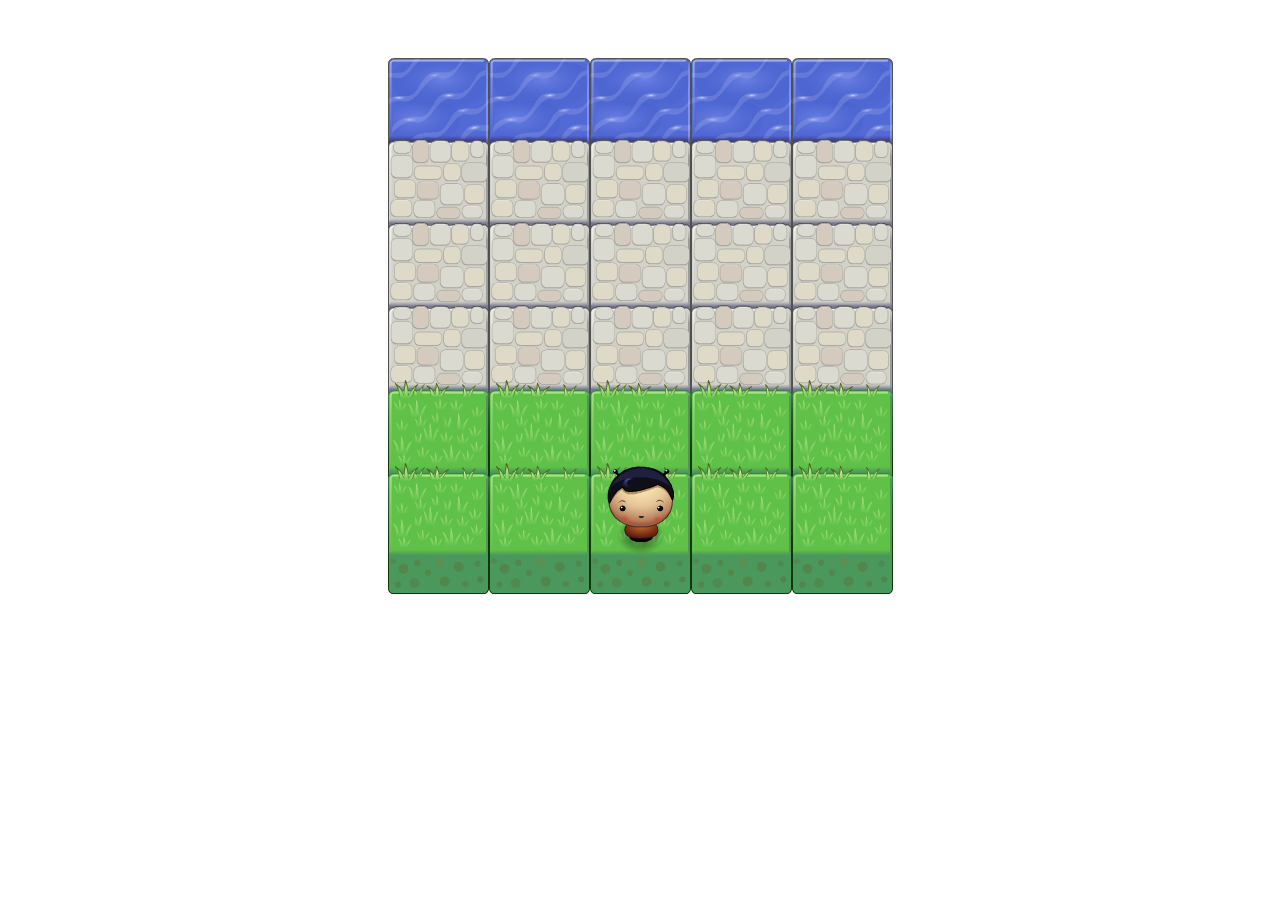
<file: arcade-game/index.html>
<!DOCTYPE html>
<html>
<head>
    <meta charset="UTF-8">
    <title>Effective JavaScript: Frogger</title>
    <link rel="stylesheet" href="css/style.css">
</head>
<body>
    <script src="js/resources.js"></script>
    <script src="js/app.js"></script>
    <script src="js/engine.js"></script>
</body>
</html>
</file>
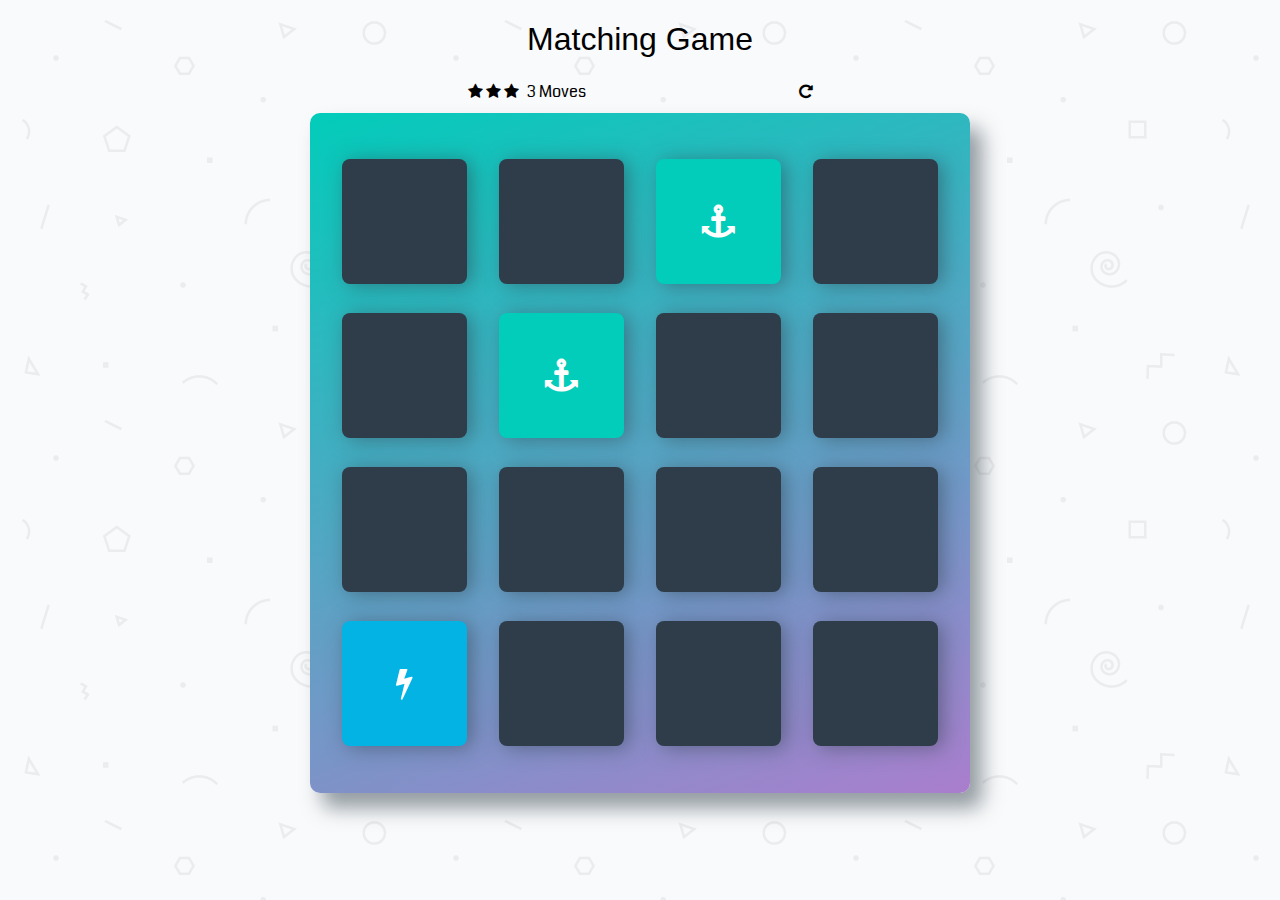
<file: memory-game/index.html>
<!doctype html>
<html lang="en">
<head>
    <meta charset="utf-8">
    <title>Matching Game</title>
    <meta name="description" content="">
    <link rel="stylesheet prefetch" href="https://maxcdn.bootstrapcdn.com/font-awesome/4.6.1/css/font-awesome.min.css">
    <link rel="stylesheet prefetch" href="https://fonts.googleapis.com/css?family=Coda">
    <link rel="stylesheet" href="css/app.css">
</head>
<body>

    <div class="container">
        <header>
            <h1>Matching Game</h1>
        </header>

        <section class="score-panel">
        	<ul class="stars">
        		<li><i class="fa fa-star"></i></li>
        		<li><i class="fa fa-star"></i></li>
        		<li><i class="fa fa-star"></i></li>
        	</ul>

        	<span class="moves">3</span> Moves

            <div class="restart">
        		<i class="fa fa-repeat"></i>
        	</div>
        </section>

        <ul class="deck">
            <li class="card">
                <i class="fa fa-diamond"></i>
            </li>
            <li class="card">
                <i class="fa fa-paper-plane-o"></i>
            </li>
            <li class="card match">
                <i class="fa fa-anchor"></i>
            </li>
            <li class="card">
                <i class="fa fa-bolt"></i>
            </li>
            <li class="card">
                <i class="fa fa-cube"></i>
            </li>
            <li class="card match">
                <i class="fa fa-anchor"></i>
            </li>
            <li class="card">
                <i class="fa fa-leaf"></i>
            </li>
            <li class="card">
                <i class="fa fa-bicycle"></i>
            </li>
            <li class="card">
                <i class="fa fa-diamond"></i>
            </li>
            <li class="card">
                <i class="fa fa-bomb"></i>
            </li>
            <li class="card">
                <i class="fa fa-leaf"></i>
            </li>
            <li class="card">
                <i class="fa fa-bomb"></i>
            </li>
            <li class="card open show">
                <i class="fa fa-bolt"></i>
            </li>
            <li class="card">
                <i class="fa fa-bicycle"></i>
            </li>
            <li class="card">
                <i class="fa fa-paper-plane-o"></i>
            </li>
            <li class="card">
                <i class="fa fa-cube"></i>
            </li>
        </ul>
    </div>

    <script src="js/app.js"></script>
</body>
</html>
</file>
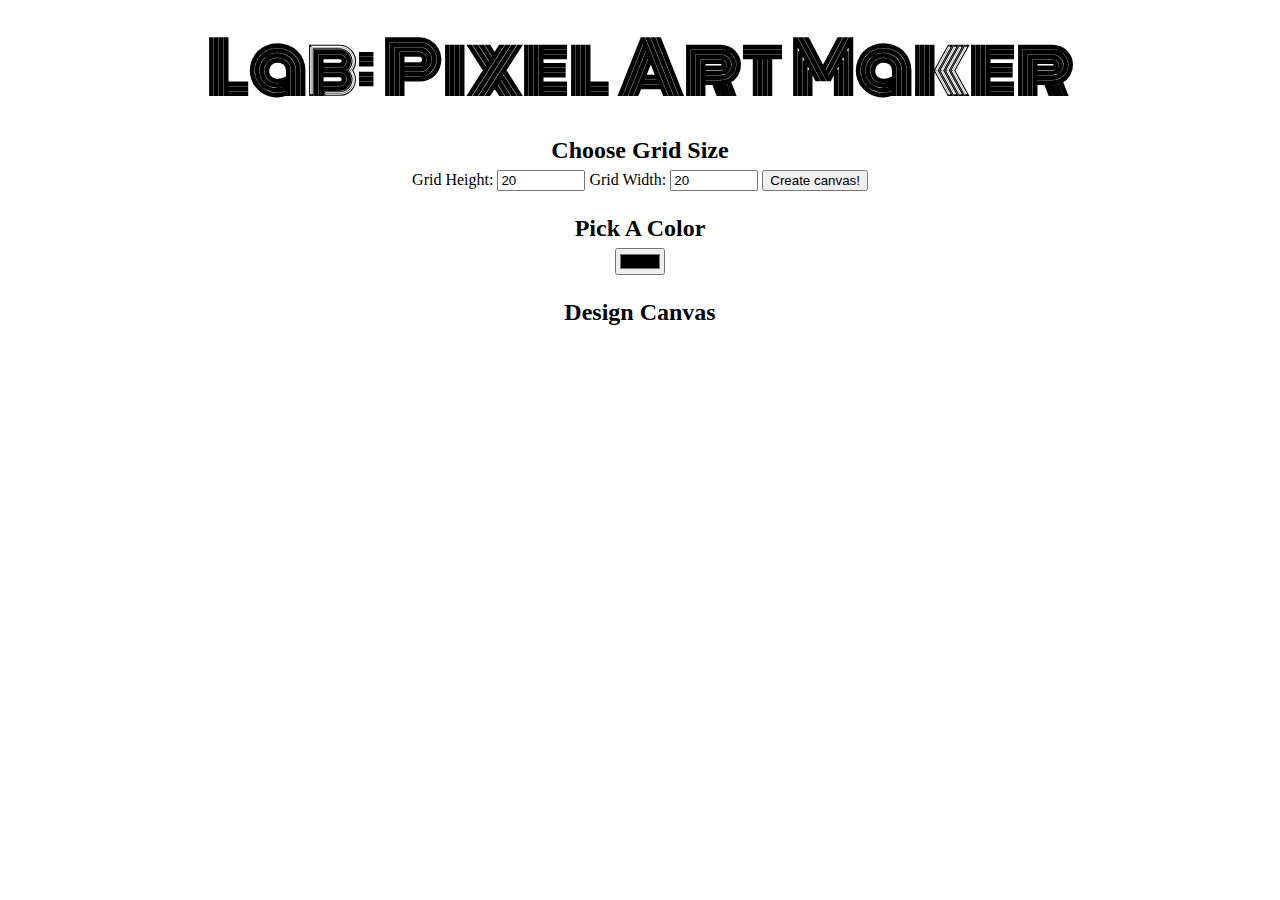
<file: pixel-art-maker/index.html>
<!DOCTYPE html>
<html>
<head>
    <title>Pixel Art Maker!</title>
    <link rel="stylesheet" href="https://fonts.googleapis.com/css?family=Monoton">
    <link rel="stylesheet" href="styles.css">
    <script
  src="https://code.jquery.com/jquery-3.2.1.min.js"
  integrity="sha256-hwg4gsxgFZhOsEEamdOYGBf13FyQuiTwlAQgxVSNgt4="
  crossorigin="anonymous"></script>
    <script src="designs.js"></script>
</head>
<body>
    <h1>Lab: Pixel Art Maker</h1>

    <h2>Choose Grid Size</h2>
    <div id="sizePicker">
        <label for="input_height">Grid Height:</label>
        <input type="number" id="input_height" name="height" min="1" value="20">
        <label for="input_width">Grid Width:</label>
        <input type="number" id="input_width" name="width" min="1" value="20">
        <button id="submit_button">Create canvas!</button>
    </div>

    <h2>Pick A Color</h2>
    <input type="color" id="colorPicker">

    <h2>Design Canvas</h2>
    <table id="pixel_canvas"></table>
</body>
</html>
</file>
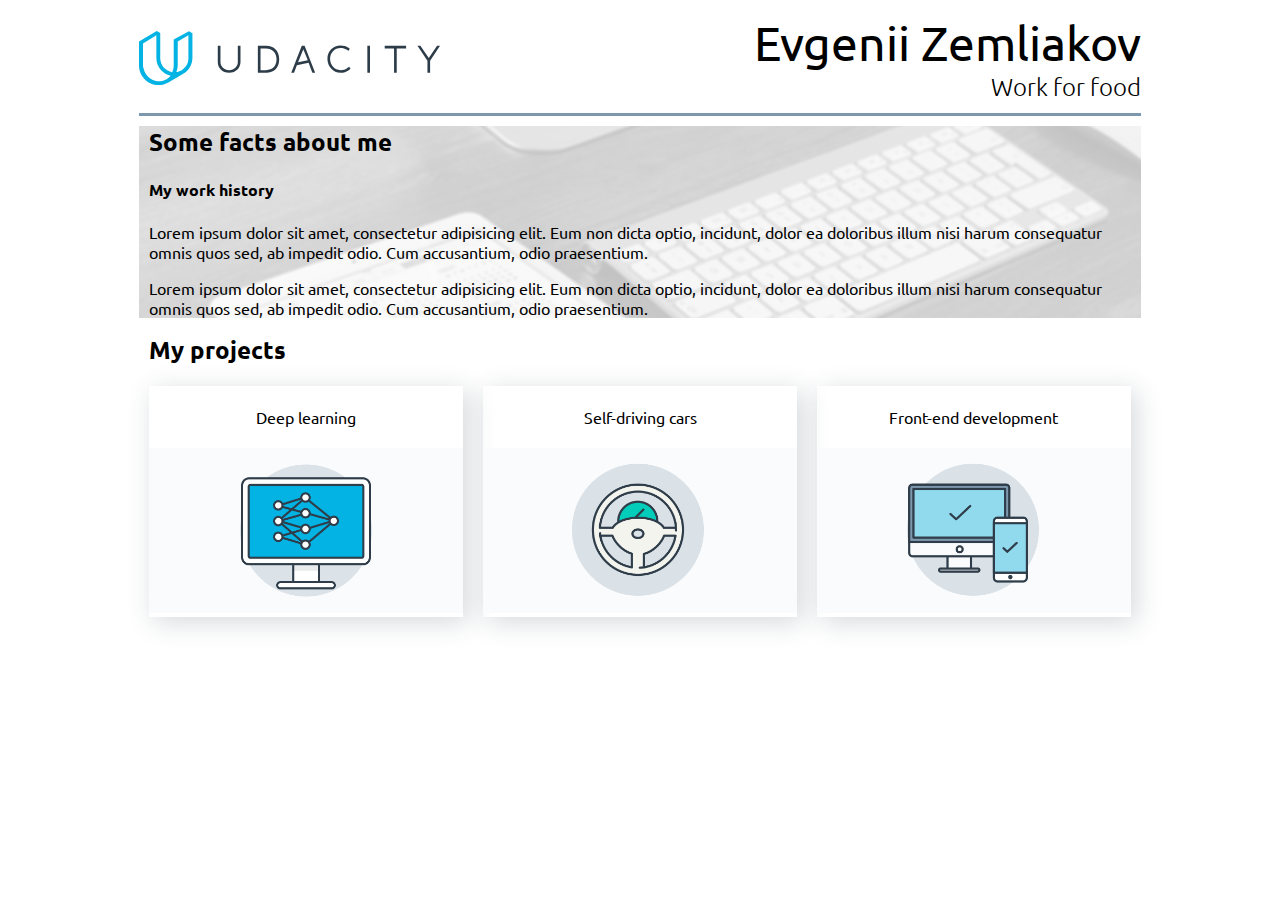
<file: portfolio website/index.html>
<!DOCTYPE html>
<html lang="zxx">
	<head>
		<meta charset="UTF-8">
		<meta name="viewport" content="width=device-width, initial-scale=1">
		<title>Document</title>
		<link rel="stylesheet" href="static/css/styles.css">
		<link href="https://fonts.googleapis.com/css?family=Ubuntu:300,400" rel="stylesheet">
	<body>
		<div class="main">
			<header>
				<div class="header-content">
					<img src="static/img/udacity-wide.svg" alt="Udacity logo" id="udacity-logo">
					<div class="personal-info">
						<div class="name">Evgenii Zemliakov</div>
						<div class="status">Work for food</div>
					</div>
				</div>
			</header>
			<div class="split-line"></div>
			<div class="content">
				<section class="about">
					<h2 class="about-text">Some facts about me</h2>
					<article class="about-text">
						<h4>My work history</h4>
						<p>Lorem ipsum dolor sit amet, consectetur adipisicing elit. Eum non dicta optio, incidunt, dolor ea doloribus illum nisi harum consequatur omnis quos sed, ab impedit odio. Cum accusantium, odio praesentium.</p>
						<p>Lorem ipsum dolor sit amet, consectetur adipisicing elit. Eum non dicta optio, incidunt, dolor ea doloribus illum nisi harum consequatur omnis quos sed, ab impedit odio. Cum accusantium, odio praesentium.</p>
					</article>
					<div class="background-image"></div>
				</section>
				<div  class="portfolio">
					<h2 class="projects-block-header">My projects</h2>
					<div class="projects-container">
						<section class="project">
							<h4 class="project-header">Deep learning</h4>
							<a href="https://github.com/vanjacksing/dl_nanodegree"><img src="static/img/nd101.png" alt="Deep learning" class="project-image"></a>
						</section>
						<section class="project">
							<h4 class="project-header">Self-driving cars</h4>
							<a href="https://github.com/vanjacksing/SelfDriving"><img src="static/img/Self-Driving.png" alt="Self-Driving cars" class="project-image"></a>
						</section>
						<section class="project">
							<h4 class="project-header">Front-end development</h4>
							<a href="#"><img src="static/img/FE.png" alt="Front-end development" class="project-image"></a>
						</section>
					</div>
				</div>
			</div>
		</div>
	</body>
</html>
</file>
<file: arcade-game/css/style.css>
body {
    text-align: center;
}
</file>
<file: memory-game/css/app.css>
html {
    box-sizing: border-box;
}

*,
*::before,
*::after {
    box-sizing: inherit;
}

html,
body {
    width: 100%;
    height: 100%;
    margin: 0;
    padding: 0;
}

body {
    background: #ffffff url('../img/geometry2.png'); /* Background pattern from Subtle Patterns */
    font-family: 'Coda', cursive;
}

.container {
    display: flex;
    justify-content: center;
    align-items: center;
    flex-direction: column;
}

h1 {
    font-family: 'Open Sans', sans-serif;
    font-weight: 300;
}

/*
 * Styles for the deck of cards
 */

.deck {
    width: 660px;
    min-height: 680px;
    background: linear-gradient(160deg, #02ccba 0%, #aa7ecd 100%);
    padding: 32px;
    border-radius: 10px;
    box-shadow: 12px 15px 20px 0 rgba(46, 61, 73, 0.5);
    display: flex;
    flex-wrap: wrap;
    justify-content: space-between;
    align-items: center;
    margin: 0 0 3em;
}

.deck .card {
    height: 125px;
    width: 125px;
    background: #2e3d49;
    font-size: 0;
    color: #ffffff;
    border-radius: 8px;
    cursor: pointer;
    display: flex;
    justify-content: center;
    align-items: center;
    box-shadow: 5px 2px 20px 0 rgba(46, 61, 73, 0.5);
}

.deck .card.open {
    transform: rotateY(0);
    background: #02b3e4;
    cursor: default;
}

.deck .card.show {
    font-size: 33px;
}

.deck .card.match {
    cursor: default;
    background: #02ccba;
    font-size: 33px;
}

/*
 * Styles for the Score Panel
 */

.score-panel {
    text-align: left;
    width: 345px;
    margin-bottom: 10px;
}

.score-panel .stars {
    margin: 0;
    padding: 0;
    display: inline-block;
    margin: 0 5px 0 0;
}

.score-panel .stars li {
    list-style: none;
    display: inline-block;
}

.score-panel .restart {
    float: right;
    cursor: pointer;
}
</file>
<file: pixel-art-maker/styles.css>
body {
    text-align: center;
}

h1 {
    font-family: Monoton;
    font-size: 70px;
    margin: 0.2em;
}

h2 {
    margin: 1em 0 0.25em;
}

h2:first-of-type {
    margin-top: 0.5em;
}

table,
tr,
td {
    border: 1px solid black;
}

table {
    border-collapse: collapse;
    margin: 0 auto;
}

tr {
    height: 20px;
}

td {
    width: 20px;
}

input[type=number] {
    width: 6em;
}
</file>
<file: portfolio website/static/css/styles.css>
.main {
	width: 80%;
	margin: auto;
}

.header-content {
	display: flex;
	justify-content: space-between;
	height: 100px;
	margin: 5px;
}

.personal-info {
	text-align: right;
	font-family: "Ubuntu", sans-serif;
	margin-top: auto;
	margin-bottom: auto;
	font-weight: 300;
}

.project {
	width: 33%;
}

.projects-container {
	display: flex;
}

.name {
	font-size: 3em;
	font-weight: 400;
}

.status {
	font-size: 1.5em;
}

#udacity-logo {
	margin-top: auto;
	margin-bottom: auto;
	max-width: 30%;
	max-height: 90%;
}

.split-line {
	background-color: #7d97ad;
	height: 3px;
	margin: 5px;
}

.content {
	margin: 5px;
	padding: 0;
}

.about {
	position: relative;
}

.background-image {
	background-image: url("../img/background.jpg");
	background-size: cover;
	background-repeat: no-repeat;
	background-position: center;
	height: 100%;
	width: 100%;
	top: 0;
	bottom: 0;
	position: absolute;
	z-index: -1;
	opacity: 0.3;
}

.about-text {
	margin: 10px;
	position: relative;
	font-family: "Ubuntu", sans-serif;
	z-index: 5;
}

.project {
	box-shadow: 5px 5px 25px 0 rgba(46, 61, 73, 0.2);
	margin: 10px;
}

.project-image {
	max-height: 100%;
	max-width: 100%;
}

.project-header {
	text-align: center;
	font-family: "Ubuntu", sans-serif;
	font-weight: 400;
}

.projects-block-header {
	margin: 10px;
	font-family: "Ubuntu", sans-serif;
}

@media only screen and (max-width: 360px) {

	.projects-container {
		flex-direction: column;
	}

	.project {
		width: 90%;
		margin: auto;
	}

	.personal-info {
		width: 100%;
	}

	#udacity-logo {
		max-width: 90%;
		margin: auto;
		margin-bottom: 10px;
	}

	.name {
		font-size: 2em;
	}

	.status {
		font-size: 1.2em;
	}

	.header-content {
		flex-direction: column;
		padding-bottom: 10px;
	}

	.content {
		padding-top: 5px;
	}
}

@media only screen and (min-width: 361px) and (max-width: 800px) {

	.name {
		font-size: 1.8em;
	}

	.status {
		font-size: 1.2em;
	}
}
</file>
